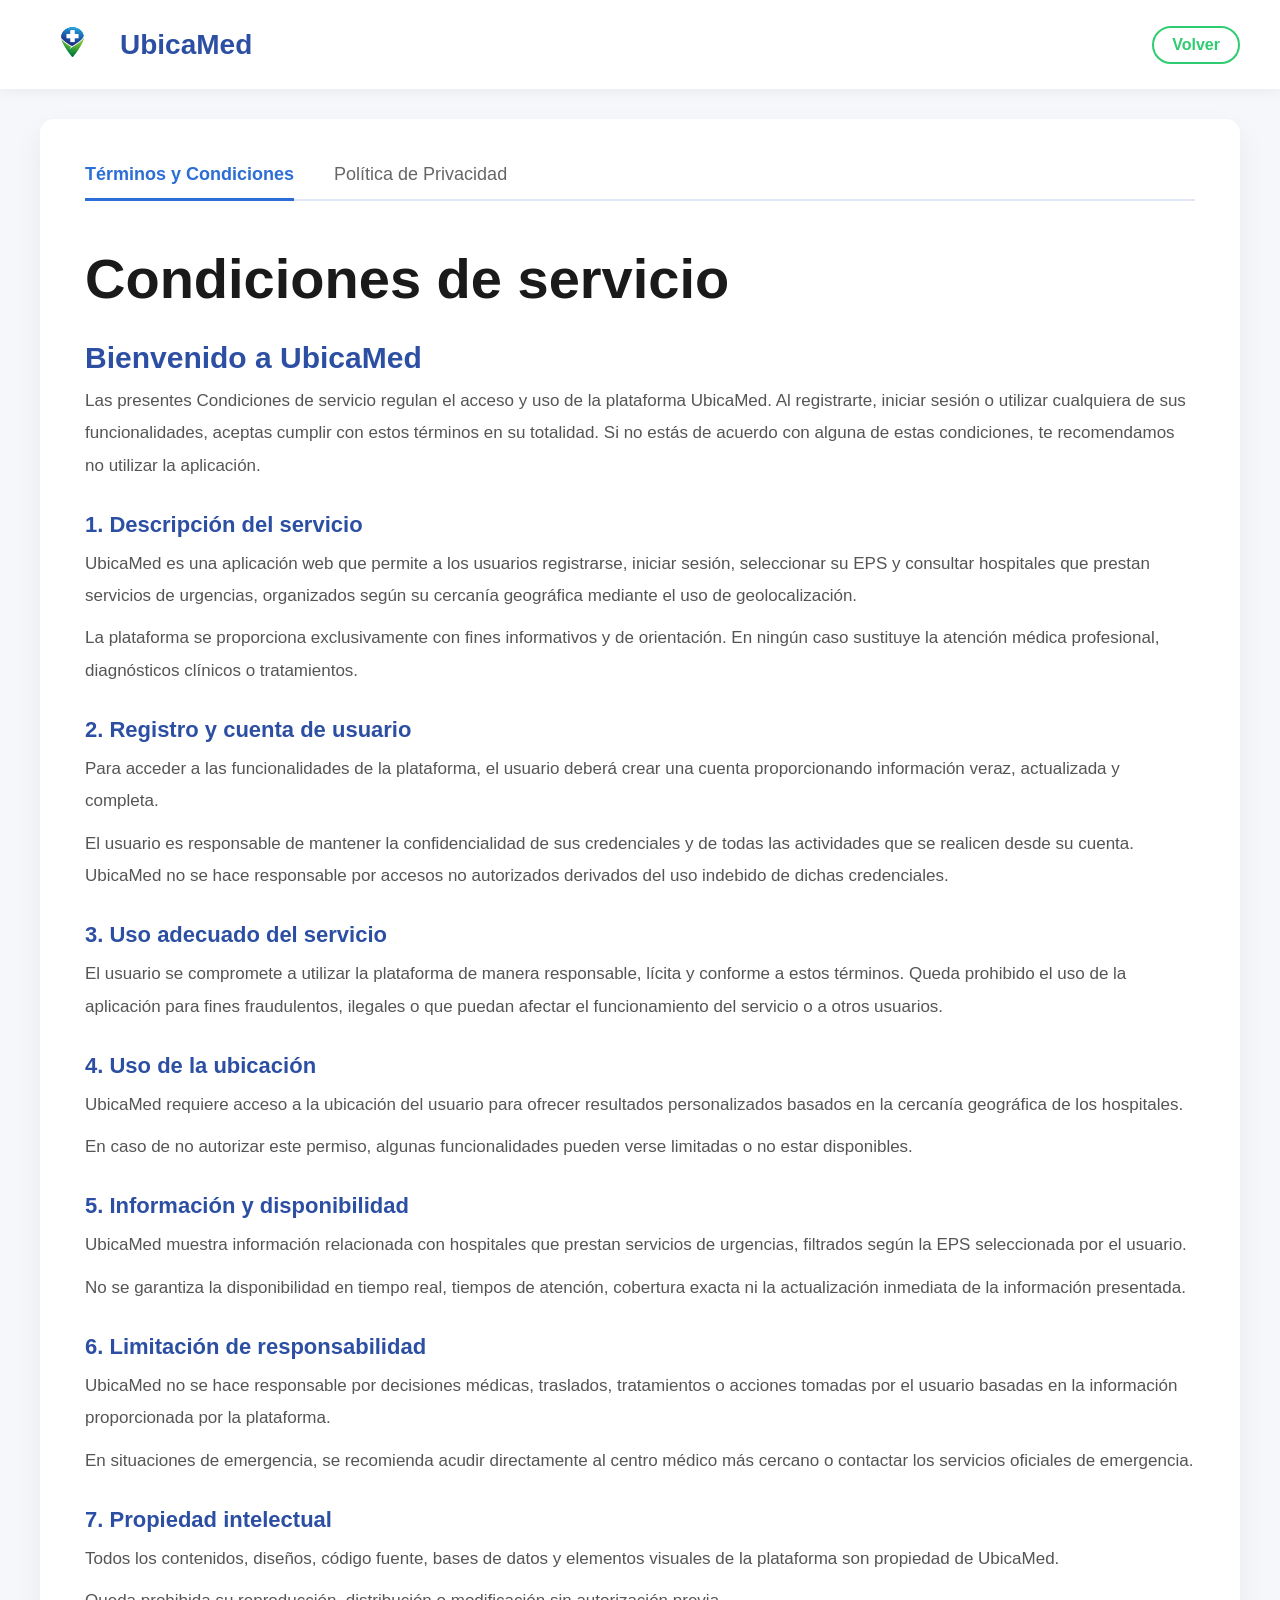
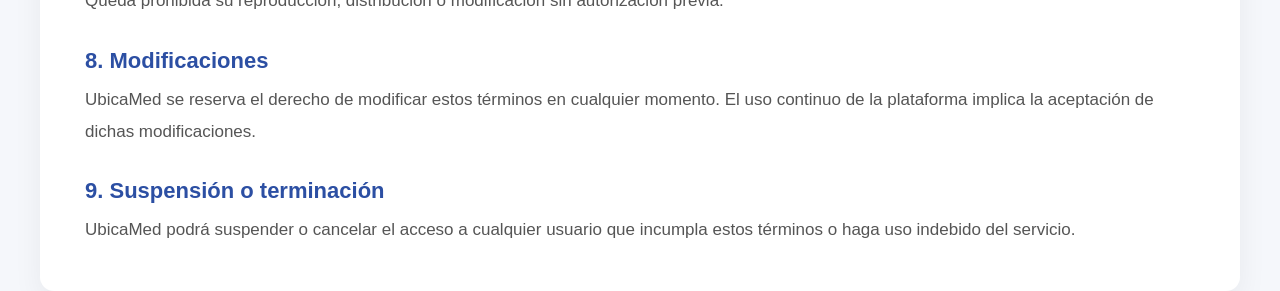
<file: terminos.html>
<!DOCTYPE html>
<html lang="es">
<head>
  <meta charset="UTF-8">
  <meta name="viewport" content="width=device-width, initial-scale=1.0">
  <title>UbicaMed - Términos y Privacidad</title>

  <link rel="stylesheet" href="css/styles.css">
  <link rel="stylesheet" href="https://cdnjs.cloudflare.com/ajax/libs/font-awesome/6.5.1/css/all.min.css">
  <link rel="icon" type="image/png" href="images/pagina.png">
</head>

<body class="terminos-body">

  <!-- HEADER -->
  <header class="terminos-header">
    <div class="terminos-logo">
      <img src="images/logo.png" alt="UbicaMed">
      <span>UbicaMed</span>
    </div>

    <nav class="terminos-nav">
    <a href="#" id="volverBtn">Volver</a>
  </nav>
</header>
    </nav>
  </header>

  <!-- CONTENIDO -->
  <main class="terminos-content">

    <!-- TABS -->
    <div class="tabs">
      <button class="tab active" onclick="mostrarTab('terminos')">Términos y Condiciones</button>
      <button class="tab" onclick="mostrarTab('privacidad')">Política de Privacidad</button>
    </div>

    <!-- ===================== -->
    <!-- TERMINOS -->
    <!-- ===================== -->
    <div id="terminos" class="tab-content active">

      <h1>Condiciones de servicio</h1>

      <h2>Bienvenido a UbicaMed</h2>
      <p>
        Las presentes Condiciones de servicio regulan el acceso y uso de la plataforma UbicaMed.
        Al registrarte, iniciar sesión o utilizar cualquiera de sus funcionalidades, aceptas cumplir
        con estos términos en su totalidad. Si no estás de acuerdo con alguna de estas condiciones,
        te recomendamos no utilizar la aplicación.
      </p>

      <h3>1. Descripción del servicio</h3>
      <p>
        UbicaMed es una aplicación web que permite a los usuarios registrarse, iniciar sesión,
        seleccionar su EPS y consultar hospitales que prestan servicios de urgencias, organizados
        según su cercanía geográfica mediante el uso de geolocalización.
      </p>
      <p>
        La plataforma se proporciona exclusivamente con fines informativos y de orientación.
        En ningún caso sustituye la atención médica profesional, diagnósticos clínicos o tratamientos.
      </p>

      <h3>2. Registro y cuenta de usuario</h3>
      <p>
        Para acceder a las funcionalidades de la plataforma, el usuario deberá crear una cuenta
        proporcionando información veraz, actualizada y completa.
      </p>
      <p>
        El usuario es responsable de mantener la confidencialidad de sus credenciales y de todas
        las actividades que se realicen desde su cuenta. UbicaMed no se hace responsable por accesos
        no autorizados derivados del uso indebido de dichas credenciales.
      </p>

      <h3>3. Uso adecuado del servicio</h3>
      <p>
        El usuario se compromete a utilizar la plataforma de manera responsable, lícita y conforme
        a estos términos. Queda prohibido el uso de la aplicación para fines fraudulentos, ilegales
        o que puedan afectar el funcionamiento del servicio o a otros usuarios.
      </p>

      <h3>4. Uso de la ubicación</h3>
      <p>
        UbicaMed requiere acceso a la ubicación del usuario para ofrecer resultados personalizados
        basados en la cercanía geográfica de los hospitales.
      </p>
      <p>
        En caso de no autorizar este permiso, algunas funcionalidades pueden verse limitadas o no estar disponibles.
      </p>

      <h3>5. Información y disponibilidad</h3>
      <p>
        UbicaMed muestra información relacionada con hospitales que prestan servicios de urgencias,
        filtrados según la EPS seleccionada por el usuario.
      </p>
      <p>
        No se garantiza la disponibilidad en tiempo real, tiempos de atención, cobertura exacta ni
        la actualización inmediata de la información presentada.
      </p>

      <h3>6. Limitación de responsabilidad</h3>
      <p>
        UbicaMed no se hace responsable por decisiones médicas, traslados, tratamientos o acciones
        tomadas por el usuario basadas en la información proporcionada por la plataforma.
      </p>
      <p>
        En situaciones de emergencia, se recomienda acudir directamente al centro médico más cercano
        o contactar los servicios oficiales de emergencia.
      </p>

      <h3>7. Propiedad intelectual</h3>
      <p>
        Todos los contenidos, diseños, código fuente, bases de datos y elementos visuales de la
        plataforma son propiedad de UbicaMed.
      </p>
      <p>
        Queda prohibida su reproducción, distribución o modificación sin autorización previa.
      </p>

      <h3>8. Modificaciones</h3>
      <p>
        UbicaMed se reserva el derecho de modificar estos términos en cualquier momento.
        El uso continuo de la plataforma implica la aceptación de dichas modificaciones.
      </p>

      <h3>9. Suspensión o terminación</h3>
      <p>
        UbicaMed podrá suspender o cancelar el acceso a cualquier usuario que incumpla estos términos
        o haga uso indebido del servicio.
      </p>

    </div>

  
    <!-- PRIVACIDAD -->
     
    <div id="privacidad" class="tab-content">

      <h1>Política de Privacidad</h1>

      <h2>Compromiso con tu privacidad</h2>
      <p>
        En UbicaMed valoramos y respetamos la privacidad de nuestros usuarios. Esta Política de Privacidad
        describe cómo recopilamos, utilizamos, almacenamos y protegemos tu información personal.
      </p>

      <h3>1. Datos que recopilamos</h3>
      <p>
        Podemos recopilar los siguientes datos personales:
      </p>
      <p>
        - Nombre o identificador de usuario<br>
        - Correo electrónico<br>
        - EPS seleccionada<br>
        - Ubicación geográfica (previa autorización)
      </p>

      <h3>2. Finalidad del uso de los datos</h3>
      <p>
        La información recopilada se utiliza exclusivamente para:
      </p>
      <p>
        - Permitir el registro e inicio de sesión<br>
        - Mostrar hospitales cercanos según tu ubicación<br>
        - Filtrar resultados según tu EPS<br>
        - Mejorar la experiencia del usuario
      </p>

      <h3>3. Uso de la ubicación</h3>
      <p>
        La ubicación del usuario se utiliza únicamente para calcular la proximidad de hospitales
        y no se almacena de forma permanente ni se utiliza para otros fines.
      </p>

      <h3>4. Compartición de datos</h3>
      <p>
        UbicaMed no vende, alquila ni comparte datos personales con terceros, salvo en los casos
        en que sea requerido por ley o autoridad competente.
      </p>

      <h3>5. Seguridad de la información</h3>
      <p>
        Implementamos medidas técnicas y organizativas razonables para proteger la información
        personal contra accesos no autorizados, pérdida o alteración.
      </p>

      <h3>6. Derechos del usuario</h3>
      <p>
        El usuario puede solicitar en cualquier momento:
      </p>
      <p>
        - Acceso a sus datos<br>
        - Corrección de información<br>
        - Eliminación de su cuenta y datos asociados
      </p>

      <h3>7. Conservación de datos</h3>
      <p>
        Los datos serán conservados únicamente durante el tiempo necesario para cumplir con
        las finalidades descritas en esta política.
      </p>

      <h3>8. Cambios en la política</h3>
      <p>
        UbicaMed podrá actualizar esta Política de Privacidad en cualquier momento.
        Se recomienda revisar periódicamente esta sección.
      </p>

    </div>

  </main>

  <!-- SCRIPT -->
  <script>
    function mostrarTab(tab) {
      document.querySelectorAll(".tab").forEach(btn => btn.classList.remove("active"));
      document.querySelectorAll(".tab-content").forEach(content => content.classList.remove("active"));

      document.querySelector(`button[onclick="mostrarTab('${tab}')"]`).classList.add("active");
      document.getElementById(tab).classList.add("active");
    }
  </script>
  <script src="js/config.js"></script>
  <script src="js/views/terminos.js"></script>

</body>
</html>
</file>
<file: css/styles.css>
/* Reset */
* { margin: 0; padding: 0; box-sizing: border-box; }

html, body {
  height: 100%;
}

body {
  font-family: "Inter", "Segoe UI", Roboto, sans-serif;
  overflow-x: hidden; 
  overflow-y: auto;
}

/* Background layers */
.background-layer {
  position: fixed;
  top: 0; left: 0; width: 100%; height: 100%;
  background: url('/images/fondo.png') no-repeat center/cover;
  filter: blur(8px);
  opacity: 0.6;
  z-index: -2;
}

.overlay {
  position: fixed;
  top: 0; left: 0; width: 100%; height: 100%;
  background: rgba(255,255,255,0.4);
  z-index: -1;
}

/* Container layout */
.container {
  min-height: calc(100vh - 80px); 
  width: 100%;
  max-width: 1200px;
  margin: 0 auto;   
  display: flex;
  flex-direction: column;
  justify-content: center;    
  align-items: center;
  padding: 20px;
}

/* Navbar */
.navbar {
  width: 100%;
  display: flex;
  justify-content: space-between;
  align-items: center;
  padding: 1rem 2rem;
  flex-wrap: wrap;
}

.logo-container {
  display: flex;
  align-items: center;
}

.logo-icon {
  height: 70px;
  width: auto;
  margin-right: 0.3rem;
  object-fit: contain;
  display: inline-block;
}

.logo-text {
  font-size: 1.6rem;
  font-weight: 700;
  color: #1f2937;
}

.btn-primary {
  background: #1E6FB9; 
  color: #fff; 
  border: none;
  padding: 0.6rem 1.2rem; 
  border-radius: 20px; 
  cursor: pointer;
  box-shadow: 0 4px 10px rgba(0,0,0,0.1);
  transition: transform 0.2s ease;
}

.btn-primary:hover { transform: translateY(-2px); }

.btn-outline {
  background: #fff; 
  border: 1px solid #4CAF50; 
  color: #4CAF50;
  padding: 0.6rem 1.2rem;
  border-radius: 20px; 
  cursor: pointer;
  box-shadow: 0 4px 10px rgba(0,0,0,0.05);
  transition: transform 0.2s ease;
}

.btn-outline:hover { transform: translateY(-2px); }

/* Navbar button */
.nav-buttons .btn-primary,
.nav-buttons .btn-outline {
  padding: 0.6rem 1.2rem;
  font-size: 1rem;
  border-radius: 20px;
  display: inline-block;
  vertical-align: middle;
}

/* Hero */
.hero {
  text-align: center;
}

.headline {
  font-size: clamp(28px, 5vw, 60px); 
  font-weight: 700; 
  margin-bottom: 0.5rem;
  color: #1B3C8F;
}

.headline.gradient {
  background: linear-gradient(90deg, #1E6FB9, #4CAF50);
  -webkit-background-clip: text;
  -webkit-text-fill-color: transparent;
  background-clip: text;   
  color: transparent;      
}

.subtext {
  font-size: 1.2rem;
  color: #4b5563; 
  margin-top: 1rem;
  max-width: 700px; 
  margin-left: auto; 
  margin-right: auto;
}

/* Cards */
.cards {
  display: flex; 
  gap: 2rem; 
  justify-content: center;
  margin-top: 2.5rem;
  flex-wrap: wrap;
}
@media (min-width: 1025px) {
  .cards {
    flex-wrap: nowrap;
  }
}

.card {
  display: flex; 
  align-items: center;
  background: rgba(255,255,255,0.6);
  backdrop-filter: blur(10px);
  border-radius: 16px;
  box-shadow: 0 10px 24px rgba(0,0,0,0.08);
  width: 300px;
  padding: 1.5rem;
 
}

.card-icon {
  width: 60px;
  height: 60px;
  margin-right: 1rem;
  object-fit: contain;
}

.card-text h3 { 
  font-size: 1.2rem; 
  font-weight: 600; 
  margin-bottom: 0.5rem; 
  color: #111827; 
}
.card-text p { 
  font-size: 1rem; 
  color: #4b5563; }

/* Note */
.note {
  font-size: 0.95rem;
  color: #4CAF50;
  margin-top: 2rem;
  text-align: center;
}

/* MODAL OVERLAY */
.modal-overlay {
  display: none; 
  position: fixed;
  top: 0; 
  left: 0;
  width: 100%; 
  height: 100%;
  padding: 40px 20px;
  background: rgba(0,0,0,0.6);
  backdrop-filter: blur(4px);
  display: none;
  justify-content: center;
  align-items: center;
  overflow-y: auto;
  z-index: 1000;
  
}

body.modal-open {
  overflow: hidden;
}

/* MODAL CONTENT */
.modal-content {
  background: rgba(255,255,255,0.95);
  border-radius: 12px;
  padding: 2rem;
  width: 90%;
  max-width: 400px;   
  box-shadow: 0 6px 20px rgba(0,0,0,0.2);
  text-align: center;
  margin: auto;
  position: relative;
}

.modal-content * {
  box-sizing: border-box;
}

/* TITLE */
.modal-content h2 {
  color: #1B3C8F;
  margin-bottom: 1rem;
  font-size: 1.8rem; 
}

.close-modal {
  position: absolute;
  top: 15px;
  right: 20px;
  font-size: 22px;
  cursor: pointer;
  color: #666;
  z-index: 10;
}

.close-modal:hover {
  color: #000;
}

/* INPUTS con íconos */
.input-group {
  position: relative;
  margin: 0.6rem 0;
  width: 100%;
}

.input-group input {
  width: 100%;
  padding: 0.9rem 2.8rem 0.9rem 2.5rem; 
  border: 1px solid #ddd;
  border-radius: 8px;
  font-size: 1rem;
  box-shadow: inset 0 1px 3px rgba(0,0,0,0.1);
  box-sizing: border-box;
  display: block;
}

/* ICONO IZQUIERDA */
.input-group .input-icon {
  position: absolute;
  left: 10px;
  top: 50%;
  transform: translateY(-50%);
  pointer-events: none;
  color: #9ca3af;
  z-index: 2;
}

.toggle-btn {
  position: absolute;
  right: 10px;
  top: 50%;
  transform: translateY(-50%);
  background: none;
  border: none;
  cursor: pointer;
  color: #999;
  z-index: 2;
}

.toggle-btn:hover {
  color: #1E6FB9;
}

.forgot-password {
  text-align: right;
  margin: 0.3rem 0 1rem 0;
}

.forgot-password a {
  font-size: 0.85rem;
  color: #1E6FB9;
  text-decoration: none;
  cursor: pointer;
}

.forgot-password a:hover {
  text-decoration: underline;
}

/* BUTTONS dentro del modal */
.modal-content .btn-primary {
  width: 100%;
  padding: 1rem;
  background: #1E6FB9;
  color: #fff;
  border: none;
  border-radius: 8px;
  font-size: 1rem;
  cursor: pointer;
  margin-top: 0.4rem;
  transition: all 0.3s ease;
}
.modal-content .btn-primary:hover {
  background: #1B3C8F;
  box-shadow: 0 4px 12px rgba(0,0,0,0.2);
}

.btn-google {
  width: 100%;
  padding: 1rem;
  background: #fff;
  color: #333;
  border: 1px solid #ddd;
  border-radius: 8px;
  font-size: 1rem;
  cursor: pointer;
  margin-top: 0.8rem;
  transition: all 0.3s ease;
  display: flex;              
  align-items: center;
  justify-content: center;
  gap: 8px;
}
.btn-google:hover {
  background: #f5f5f5;
  box-shadow: 0 4px 12px rgba(0,0,0,0.15);
}

#google-btn {
  width: 100% !important;
  max-width: 280px !important;
  height: auto   
}



/* DIVIDER */
.divider {
  display: flex;
  align-items: center;
  justify-content: center;
  text-align: center;
  margin: 0.8rem auto; 
  width: 100%;                  
  color: #666;
  font-weight: bold;
}

.divider::before,
.divider::after {
  content: "";
  flex: 1;
  border-bottom: 1px solid #ccc;
}

.divider:not(:empty)::before {
  margin-right: 0.75em;
}

.divider:not(:empty)::after {
  margin-left: 0.75em;
}

.divider.top {
  margin: 0.5rem auto 1.4rem auto; 
}

/* TEXTS */
.register-text {
  margin-top: 1rem;
  margin-bottom: 0.8rem;
  font-size: 0.9rem;
}
.register-text a {
  color: #4CAF50;       
  text-decoration: underline;
  cursor: pointer;
}

.terms-text {
  margin-top: 1rem;
  margin-top: 0.8rem;
  font-size: 0.75rem;
  color: #555;
}
.terms-text a {
  color: #1E6FB9;      
  text-decoration: none;
}
.terms-text a:hover {
  text-decoration: underline;
}

/* Sidebar */
.sidebar {
  width: 250px;
  background: #f9f9f9;
  height: 100vh;
  position: fixed;
  left: 0;
  top: 0;
  padding: 20px;
  box-shadow: 2px 0 8px rgba(0,0,0,0.1);
  z-index: 10;
}

.sidebar .logo {
  font-size: 1.5rem;
  font-weight: bold;
  color: #1E6FB9;
  margin-bottom: 30px;
}

.user-section {
  display: flex;
  align-items: center;
  margin-bottom: 30px;
}

.user-section i {
  font-size: 2rem;
  color: #1B3C8F;
  margin-right: 10px;
}

.user-info .user-name {
  font-weight: bold;
}

.user-info .user-email {
  font-size: 0.9rem;
  color: #666;
}

.menu ul {
  list-style: none;
}

.menu li {
  padding: 10px 0;
  cursor: pointer;
  color: #1E6FB9;
  font-weight: 500;
}

.menu li:hover {
  color: #1B3C8F;
}

/* Main content */
.main-content {
  margin-left: 250px;
  width: calc(100% - 250px);
  padding: 20px;
}

.top-bar {
  background: #1E6FB9;
  color: white;
  padding: 15px;
  font-size: 1.2rem;
  font-weight: bold;
}

.content {
  text-align: center;
  margin-top: 50px;
}

.content h1 {
  font-size: 2.6rem;
  font-weight: 700;
  color: #1B3C8F;
}

.subtitle {
  margin-top: 10px;
  font-size: 1.1rem;
  color: #555;
}

/* Search card */
.search-card {
  margin: 40px auto;
  background: rgba(255, 255, 255, 0.85);
  backdrop-filter: blur(10px);
  padding: 30px;
  border-radius: 12px;
  box-shadow: 0 4px 12px rgba(0,0,0,0.15);
  width: 90%;
  max-width: 350px;
  text-align: left;
}

.search-card label {
  font-weight: bold;
  color: #1B3C8F;
}

.search-card select {
  width: 100%;
  padding: 10px;
  margin: 15px 0;
  border: 1px solid #ccc;
  border-radius: 6px;
}

.search-card button {
  width: 100%;
  padding: 12px;
  background: #1E6FB9;
  color: white;
  border: none;
  border-radius: 6px;
  font-size: 1rem;
  cursor: pointer;
  box-shadow: 0 3px 6px rgba(0,0,0,0.2);
  transition: background 0.3s ease;
}

.search-card button:hover {
  background: #1B3C8F;
}

.search-card #result-text {
  margin-top: 20px;
  font-size: 0.95rem;
  color: #333;
}

.search-card .highlight {
  color: #4CAF50;
  font-weight: bold;
}

/* === Reglas exclusivas para el Panel UbicaMed === */

.panel-topbar {
  position: static; 
  width: 100%;
  height: auto;
  display: flex;
  justify-content: space-between;
  align-items: center;
  padding: 5px 20px 0 20px;
  margin-bottom: 20px;
}

.panel-topbar .logo-container {
  display: flex;
  align-items: center;
  gap: 0;
  margin-left: auto; 
}

.panel-topbar .logo-container i {
  font-size: 1.4rem;
  color: #1E6FB9;
  margin-right: -3px;
}

.panel-topbar .logo-container span {
  font-size: 1.4rem;
  font-weight: 700;
  color: #1E6FB9;
}

.panel-topbar .location {
  font-size: 1.3rem;              
  font-weight: 600;
  color: #1B3C8F;                 
  display: flex;
  align-items: center;
  gap: 10px;
}

.panel-topbar .top-icons i {
  font-size: 1.4rem;
  cursor: pointer;
  transition: color 0.3s ease;
}

.panel-topbar .top-icons i:hover {
  color: #4CAF50;
}

/* PANEL PRINCIPAL */
.panel-main {
  margin-left: 250px;   
  padding: 20px; 
  margin-top: -30px;
  display: flex;
  flex-direction: column;
  align-items: center;   
  justify-content: flex-start; 
  height: 100vh;
  overflow-y: auto;   
  
}

/* CONTENIDO */
.content {
  width: 100%;
  max-width: 900px;
  margin: 0 auto;
}

/* Tarjeta de búsqueda */
.panel-search-card {
  margin: 30px auto; 
  background: rgba(255, 255, 255, 0.85);
  backdrop-filter: blur(10px);
  padding: 35px;
  border-radius: 12px;
  box-shadow: 0 4px 12px rgba(0,0,0,0.15);
  width: 90%;
  max-width: 400px;
  text-align: left;
}

.panel-search-card label {
  font-weight: bold;
  color: #1B3C8F;
}

.panel-search-card select {
  width: 100%;
  padding: 10px;
  margin: 15px 0;
  border: 1px solid #ccc;
  border-radius: 6px;
}

.panel-search-card button {
  width: 100%;
  padding: 14px;
  background: #1E6FB9;
  color: white;
  border: none;
  border-radius: 6px;
  font-size: 1.1rem;
  cursor: pointer;
  box-shadow: 0 3px 6px rgba(0,0,0,0.2);
  transition: background 0.3s ease;
  display: flex;
  align-items: center;
  justify-content: center;
  gap: 8px;
}

.panel-search-card button:hover {
  background: #1B3C8F;
}

.panel-search-card #result-text {
  margin-top: 20px;
  margin-bottom: 10px;
  font-size: 0.95rem;
  color: #333;
  text-align: center; 
}

.panel-search-card .highlight {
  color: #4CAF50;
  font-weight: bold;
}

/* MAPA Y CONTENIDO */
#map-container {
  width: 100%;
  max-width: 900px;
  margin: 30px auto;
  text-align: center;
}

#map {
  width: 100%;
  height: 60vh;
  min-height: 300px;
  border-radius: 12px;
  margin-bottom: 20px;
}

.leaflet-popup-content {
  font-size: 1rem;
  color: #333;
}

.leaflet-popup-content b {
  color: #1B3C8F;
}

.leaflet-marker-icon {
  object-fit: cover;   
  border-radius: 50%;  
}

/* INFO */
#hospital-info {
  margin-top: 20px;
  text-align: center;
}

#resultados-container {
  display: flex;
  flex-direction: column;
  align-items: center;
}



.hospital-card.destacado {
  background: #eef6ff;
  border: 2px solid #1E6FB9;
}


.numero {
  font-weight: bold;
  color: #1E6FB9;
  margin-right: 10px;
}


.distancia {
  font-weight: bold;
  color: #1E6FB9;
}

.direccion {
  font-size: 0.95rem;
  color: #333333;
  margin-bottom: 8px;
  font-weight: 500;
}

.hospital-card {
  background: rgba(255,255,255,0.95);
  backdrop-filter: blur(8px);
  padding: 20px;
  border-radius: 12px;
  box-shadow: 0 4px 12px rgba(0,0,0,0.15);
  margin: 20px auto;
  max-width: 400px;
  text-align: center;
}

.hospital-card h2 {
  font-size: 1.3rem;
  color: #1B3C8F;
  margin-bottom: 15px;
}

.hospital-card .hospital-name {
  display: flex;
  align-items: center;
  justify-content: center;
  gap: 10px;
  font-weight: bold;
  font-size: 1.2rem;   
  margin-bottom: 10px;
}

.hospital-card .hospital-name i {
  color: #1B3C8F;
  font-size: 1.4rem;   
}

.hospital-card .hospital-distance {
  font-size: 1rem;  
  color: #1B3C8F;
  font-weight: 600;
}

/* BOTÓN */
.btn-volver {
  display: block;
  margin: 20px auto 40px auto;
  padding: 12px 20px;
  background: linear-gradient(135deg, #1E6FB9, #1B3C8F);
  color: white;
  border: none;
  border-radius: 8px;
  font-size: 1rem;
  cursor: pointer;
  box-shadow: 0 3px 6px rgba(0,0,0,0.2);
  transition: transform 0.2s ease, background 0.3s ease;
}

.btn-volver:hover {
  transform: scale(1.05);
  background: linear-gradient(135deg, #1B3C8F, #163A70);
}

.subtitle p {
  margin-bottom: 8px;
}

/* Panel lateral */
.user-panel {
  position: fixed;
  left: 0;
  top: 0;
  width: 250px;
  height: 100vh;
  background: rgba(260,260,260,0.1);
  backdrop-filter: blur(12px);
  border-right: 1px solid rgba(0,0,0,0.05);
  box-shadow: 2px 0 8px rgba(0,0,0,0.1);
  z-index: 20;
  padding: 20px;
}

@media (max-width: 480px) {
  .user-panel {
    width: 80%;
  }

  .user-info .user-email {
    font-size: 0.8rem;
    word-break: break-word;
  }
}

/* === Modal de recuperación de contraseña === */
#resetModal .modal-content {
  width: 90%;
  max-width: 460px;
  padding: 2rem;
}

#resetModal h2 {
  color: #1B3C8F;
  margin-bottom: 1rem;
  font-size: 1.8rem;
}

.reset-subtext {
  font-size: 0.95rem;
  color: #555;
  margin-bottom: 1rem;
}

#resetModal .input-group {
  margin-bottom: 1rem;
}

#resetModal .btn-primary {
  width: 100%;
  padding: 1rem;
  border-radius: 8px;
}

.back-login {
  margin-top: 1rem;
  font-size: 0.9rem;
}

.back-login a {
  color: #4CAF50;
  text-decoration: underline;
}

.terms-text {
  margin-top: 1rem;
  font-size: 0.75rem;
  color: #555;
}

/* === Recuperar contraseña ===*/

#changePasswordForm .input-group {
  margin-bottom: 1rem;
}

#changePasswordForm .btn-primary {
  width: 100%;
  padding: 1rem;
  border-radius: 8px;
}

/** === Cuadros de alerta === */
 .swal-custom-popup {
  border-radius: 12px;
  font-family: 'Arial', sans-serif; 
}

.swal-custom-title {
  color: #1E6FB9; 
  font-weight: bold;
}

.swal-custom-button {
  background-color: #1E6FB9;
  border-radius: 6px;
  padding: 8px 16px 

}

.swal2-icon.swal2-error {
  border-color: #4CAF50;   
  color: #4CAF50;          
}

.swal2-icon.swal2-error [class^=swal2-x-mark-line] {
  background-color: #4CAF50;
}

/* === Reglas de contraseña ===*/

.requirements-box {
  margin-top: 6px;
  font-size: 0.85rem;
  color: #999;
}

.requirements-box ul {
  list-style: none;
  padding: 0;
  margin: 0;
}

.requirements-box li {
  margin: 3px 0;
  transition: color 0.3s ease;
}

.password-hint,
.hint {
  display: block;
  width: 100%;
  margin-top: 6px;
  font-size: 0.85rem;
  color: #999; 
  transition: color 0.3s ease;
  text-align: left !important;
}

.toggle-password:hover {
  color: #1E6FB9;
}

/* Términos*/
.terms-modal{
max-height:80vh;
overflow-y:auto;
}

.terms-content{
text-align:left;
line-height:1.6;
}

.terms-content h3{
margin-top:20px;
color:#1E6FB9;
}

.terms-date{
font-size:14px;
color:#888;
margin-bottom:15px;
}

/* === Actualizar Usuario === */
#updateUserContainer .input-group {
  margin: 1rem 0;             
}

#updateUserContainer .input-group input {
  padding: 0.8rem 2.5rem 0.8rem 2.2rem; 
  font-size: 1rem;
}

#updateUserContainer .input-icon {
  left: 12px;                
  top: 50%;
  transform: translateY(-50%);
  color: #666;
}

#updateUserContainer .toggle-password {
  position: absolute;
  right: 12px;                
  top: 50%;
  transform: translateY(-50%);
  cursor: pointer;
  color: #999;
}

#updateUserContainer .toggle-password:hover {
  color: #1E6FB9;
}

/* Mensajes de reglas y coincidencia */
#updateUserContainer #passwordRules,
#updateUserContainer #passwordMatch {
  display: block;
  text-align: left;
  font-size: 0.85rem;
  margin-top: 6px;
  color: #999; 
}

#updateUserContainer .close {
  position: absolute;
  top: 12px;         
  right: 15px;
  font-size: 1.5rem; 
  color: #666;
  cursor: pointer;
  background: none;  
  border: none;     
  line-height: 1;    
}

#updateUserContainer .close:hover {
  color: #1E6FB9;   
}

.hidden {
  display: none !important;
}

/* CELULARES PEQUEÑOS (≤480px) */
@media (max-width: 480px) {

  /* Logo */
  .logo-container {
    display: flex;
    flex-direction: row;
    justify-content: flex-start;
    align-items: center;
    gap: 1px !important;
    margin: 0 0 0.5rem 0 !important;
    margin-left: -12px;
  }

  .logo-icon {
    height: 80px !important;
    width: auto !important;
    margin-right: 1px !important;
  }

  .logo-text {
    font-size: 2.2rem !important;
    font-weight: 900 !important;
    color: #1E6FB9 !important;
    margin: 0 !important;
    line-height: 1.2 !important;
  }

  /* Título principal */
  .headline {
    font-size: 2.2rem !important;
    text-align: center !important;
    margin: 0.5rem 0 !important;
  }

  /* Botones navbar */
  .nav-buttons {
    width: 100% !important;
    display: flex !important;
    flex-direction: column !important;
    align-items: center !important;
    gap: 10px !important;
    margin: 0.5rem 0 1rem 0 !important;
  }

  .nav-buttons .btn-primary,
  .nav-buttons .btn-outline {
    width: 85% !important;
    font-size: 1.2rem !important;
    padding: 0.9rem 1.2rem !important;
    text-align: center !important;
    height: 50px; 
  }

  /* BOTÓN GOOGLE centrado y consistente */
  .btn-google {
    width: 100%;
    display: flex;
    justify-content: center;
    margin: 10px 0;
  }

  #google-btn,
  #google-btn-register {
    width: auto !important;
    min-width: 260px;
    max-width: 300px;
    margin: 0 auto;
  }

  /* Ajuste del iframe del botón Google */

  #google-btn iframe,
  #google-btn-register iframe {
    display: block;
    margin: 0 auto;
  }

  /* Subtexto */
  .subtext {
    font-size: 1rem !important;
    text-align: center !important;
    padding: 0 15px !important;
    margin-bottom: 1rem !important;
  }

  /* Cards */
  .cards {
    flex-direction: column !important;
    align-items: center !important;
    gap: 1rem !important;
  }

  .card {
    width: 90% !important;
    max-width: none !important;
    flex: none !important;
    margin: 0 auto !important;
  }

  /* MODAL */
  .modal-content {
    width: 95%;
    max-width: 300px;
    padding: 1rem;
  }

  .modal-content h2 {
    font-size: 1.4rem;
  }

  .input-group input {
    font-size: 0.95rem;
    padding: 0.7rem 2.5rem 0.7rem 2.2rem;
  }

  /* HAMBURGUESA */
  .hamburger {
    font-size: 2rem;
    cursor: pointer;
    display: block;
    margin: 1rem;
    z-index: 1100;
  }

  /* PANEL LATERAL */
  .user-panel {
    position: fixed;
    top: 0;
    left: -100%;
    width: 80%;
    height: 100vh;
    overflow-y: auto;
    z-index: 1000;

    background-color: rgba(255, 255, 255, 0.95);
    backdrop-filter: blur(4px);
    color: #333;
    padding: 1rem;
  }

  .user-panel.open {
    left: 0;
  }

  .panel-main {
    margin-left: 0 !important;
    width: 100% !important;
  }

  /* OVERLAY */
  .overlay-menu {
    position: fixed;
    top: 0; left: 0;
    width: 100%; height: 100%;
    background: rgba(0,0,0,0.4);
    display: none;
    z-index: 900;
  }

  .overlay-menu.active {
    display: block;
  }

  /* TOPBAR */
  .panel-topbar {
    display: flex;
    flex-direction: column;
    align-items: center;
    gap: 5px;
    text-align: center;
    padding: 0.5rem 0;
  }

  .panel-topbar .logo-container {
    order: 1;
  }

  .panel-topbar .location {
    order: 2;
    font-size: 1rem;
    color: #333;
  }

}


/** == TERMINOS Y CONDICIONES== **/

/* RESET */
* {
  margin: 0;
  padding: 0;
  box-sizing: border-box;
}

/* BODY*/
body.terminos-body {
  font-family: 'Segoe UI', Tahoma, Geneva, Verdana, sans-serif;
  background: #f5f7fb;
  color: #333;
}

/*  HEADER */
.terminos-header {
  width: 100%;
  padding: 12px 40px; 
  background: #ffffff;
  display: flex;
  justify-content: space-between;
  align-items: center;
  box-shadow: 0 2px 12px rgba(0,0,0,0.06);
  position: sticky;
  top: 0;
  z-index: 10;
}

/* LOGO */
.terminos-logo {
  display: flex;
  align-items: center;
}

.terminos-logo img {
  width: 65px;   
  height: 65px;
  object-fit: contain;
  margin-right: 15px;
}

/* TEXTO LOGO */
.terminos-logo span {
  font-size: 28px;
  font-weight: 800; 
  color: #2c4fa3;
}

/* NAV */
.terminos-nav {
  display: flex;
  align-items: center;
  gap: 20px;
}

/* INICIAR SESIÓN */
.terminos-nav a:first-child {
  border: 2px solid #2ecc71;
  color: #2ecc71;
  padding: 8px 18px;
  border-radius: 25px;
  font-weight: 600;
  text-decoration: none;
  transition: 0.3s;
}

.terminos-nav a:first-child:hover {
  background: #2ecc71;
  color: white;
}

/* REGISTRARSE */
.terminos-btn {
  background: #2c6ed5;
  color: #fff !important;
  padding: 8px 20px;
  border-radius: 25px;
  font-weight: 600;
  text-decoration: none;
  transition: 0.3s;
}

.terminos-btn:hover {
  background: #1e4fa3;
}

/* CONTENIDO PRINCIPAL*/
.terminos-content {
  max-width: 1200px; 
  margin: 30px auto;
  padding: 45px;
  background: white;
  border-radius: 14px;
  box-shadow: 0 12px 30px rgba(0,0,0,0.06);
}

/* TITULOS */
.terminos-content h1 {
  font-size: 56px;
  margin-bottom: 30px;
  color: #1a1a1a;
}

.terminos-content h2 {
  font-size: 30px;
  color: #2c4fa3;
  margin-bottom: 10px;
}

.terminos-content h3 {
  margin-top: 30px;
  font-size: 22px;
  color: #2c4fa3;
}

/* TEXTO */
.terminos-content p {
  margin-top: 10px;
  line-height: 1.9;
  color: #555;
  font-size: 17px;
}

/* TABS */
.tabs {
  display: flex;
  gap: 40px;
  margin-bottom: 45px;
  border-bottom: 2px solid #e0e6f5;
}

.tab {
  padding-bottom: 14px;
  border: none;
  background: transparent;
  cursor: pointer;
  font-size: 18px;
  color: #666;
  position: relative;
  transition: 0.3s;
}

/* Línea animada */
.tab::after {
  content: "";
  position: absolute;
  left: 0;
  bottom: -2px;
  width: 0%;
  height: 3px;
  background: #2c6ed5;
  transition: 0.3s;
}

.tab:hover {
  color: #2c6ed5;
}

.tab.active {
  color: #2c6ed5;
  font-weight: 700;
}

.tab.active::after {
  width: 100%;
}

/* CONTENIDO DE TABS */
.tab-content {
  display: none;
  animation: fadeIn 0.3s ease;
}

.tab-content.active {
  display: block;
}

/* ANIMACIÓN */
@keyframes fadeIn {
  from {
    opacity: 0;
    transform: translateY(6px);
  }
  to {
    opacity: 1;
    transform: translateY(0);
  }
}

/* RESPONSIVE */
@media (max-width: 768px) {

  .terminos-header {
    padding: 12px 20px;
  }

  .terminos-logo img {
    width: 60px;
    height: 60px;
  }

  .terminos-logo span {
    font-size: 22px;
  }

  .terminos-content {
    margin: 15px;
    padding: 25px;
  }

  .terminos-content h1 {
    font-size: 34px;
  }

  .terminos-content h2 {
    font-size: 24px;
  }

  .terminos-content h3 {
    font-size: 20px;
  }

  .tabs {
    gap: 20px;
  }

  .tab {
    font-size: 15px;
  }
}
</file>
